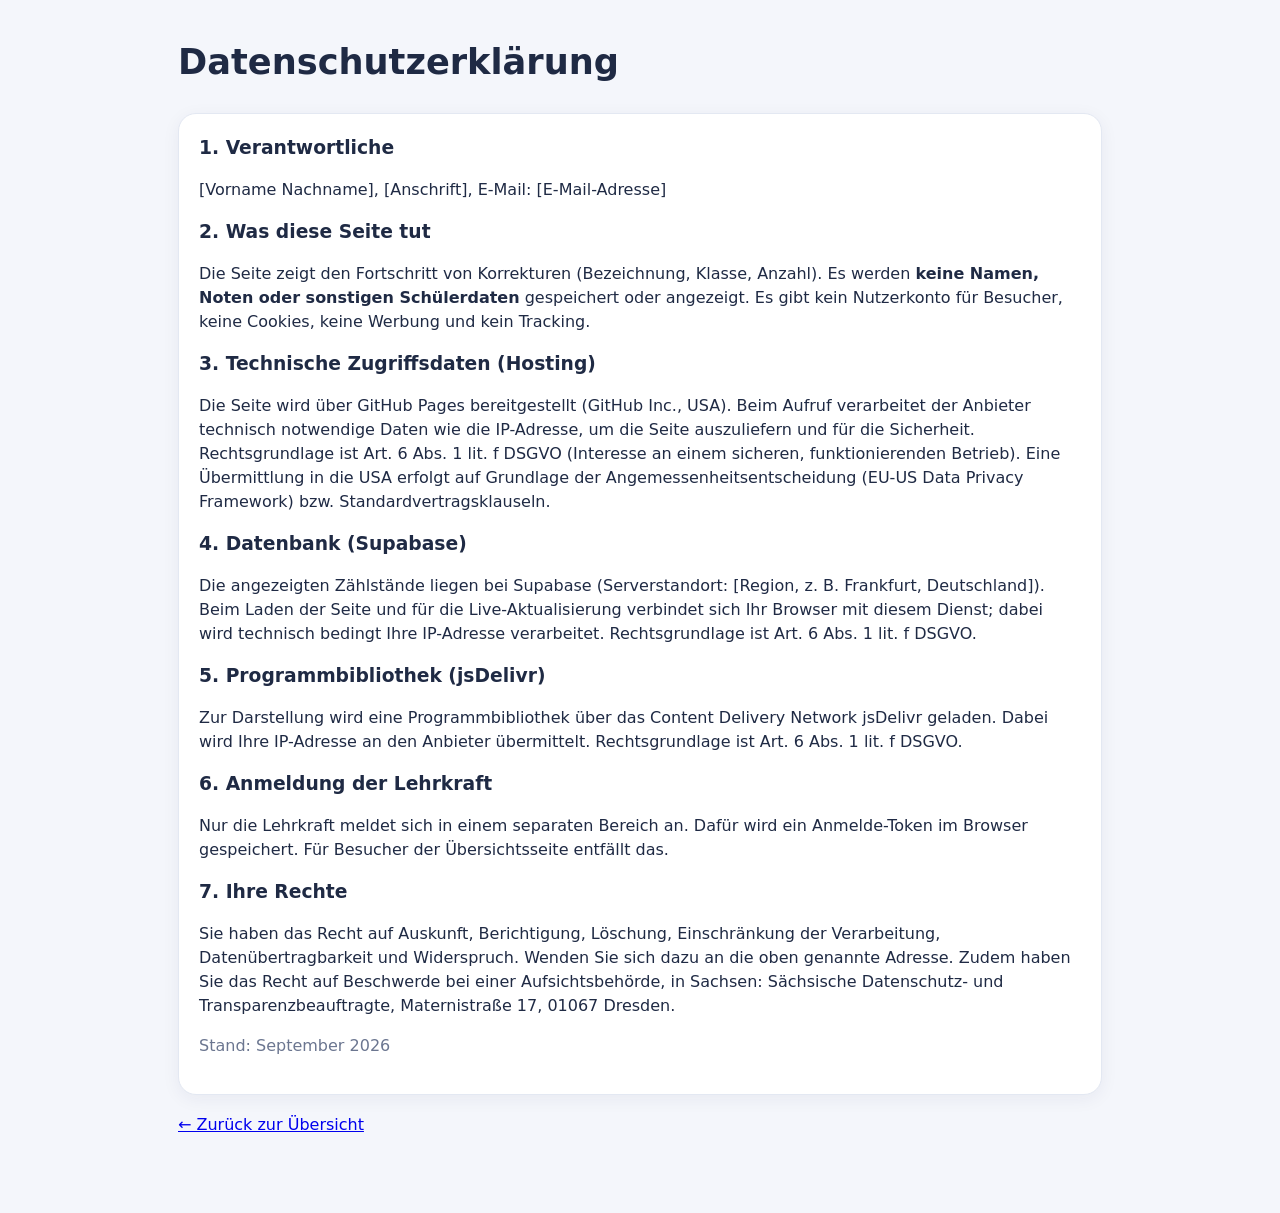
<file: Datenschutz.html>
<!doctype html>
<html lang="de">
<head>
  <meta charset="utf-8">
  <meta name="viewport" content="width=device-width, initial-scale=1">
  <title>Datenschutzerklärung</title>
  <link rel="stylesheet" href="style.css">
</head>
<body>
  <main class="container">
    <header class="topbar"><h1>Datenschutzerklärung</h1></header>
    <div class="card">
      <h3>1. Verantwortliche</h3>
      <p>[Vorname Nachname], [Anschrift], E-Mail: [E-Mail-Adresse]</p>

      <h3>2. Was diese Seite tut</h3>
      <p>Die Seite zeigt den Fortschritt von Korrekturen (Bezeichnung, Klasse, Anzahl). Es werden <strong>keine Namen, Noten oder sonstigen Schülerdaten</strong> gespeichert oder angezeigt. Es gibt kein Nutzerkonto für Besucher, keine Cookies, keine Werbung und kein Tracking.</p>

      <h3>3. Technische Zugriffsdaten (Hosting)</h3>
      <p>Die Seite wird über GitHub Pages bereitgestellt (GitHub Inc., USA). Beim Aufruf verarbeitet der Anbieter technisch notwendige Daten wie die IP-Adresse, um die Seite auszuliefern und für die Sicherheit. Rechtsgrundlage ist Art. 6 Abs. 1 lit. f DSGVO (Interesse an einem sicheren, funktionierenden Betrieb). Eine Übermittlung in die USA erfolgt auf Grundlage der Angemessenheitsentscheidung (EU-US Data Privacy Framework) bzw. Standardvertragsklauseln.</p>

      <h3>4. Datenbank (Supabase)</h3>
      <p>Die angezeigten Zählstände liegen bei Supabase (Serverstandort: [Region, z. B. Frankfurt, Deutschland]). Beim Laden der Seite und für die Live-Aktualisierung verbindet sich Ihr Browser mit diesem Dienst; dabei wird technisch bedingt Ihre IP-Adresse verarbeitet. Rechtsgrundlage ist Art. 6 Abs. 1 lit. f DSGVO.</p>

      <h3>5. Programmbibliothek (jsDelivr)</h3>
      <p>Zur Darstellung wird eine Programmbibliothek über das Content Delivery Network jsDelivr geladen. Dabei wird Ihre IP-Adresse an den Anbieter übermittelt. Rechtsgrundlage ist Art. 6 Abs. 1 lit. f DSGVO.</p>

      <h3>6. Anmeldung der Lehrkraft</h3>
      <p>Nur die Lehrkraft meldet sich in einem separaten Bereich an. Dafür wird ein Anmelde-Token im Browser gespeichert. Für Besucher der Übersichtsseite entfällt das.</p>

      <h3>7. Ihre Rechte</h3>
      <p>Sie haben das Recht auf Auskunft, Berichtigung, Löschung, Einschränkung der Verarbeitung, Datenübertragbarkeit und Widerspruch. Wenden Sie sich dazu an die oben genannte Adresse. Zudem haben Sie das Recht auf Beschwerde bei einer Aufsichtsbehörde, in Sachsen: Sächsische Datenschutz- und Transparenzbeauftragte, Maternistraße 17, 01067 Dresden.</p>

      <p class="muted">Stand: September 2026</p>
    </div>
    <p><a href="index.html">← Zurück zur Übersicht</a></p>
  </main>
</body>
</html>
</file>
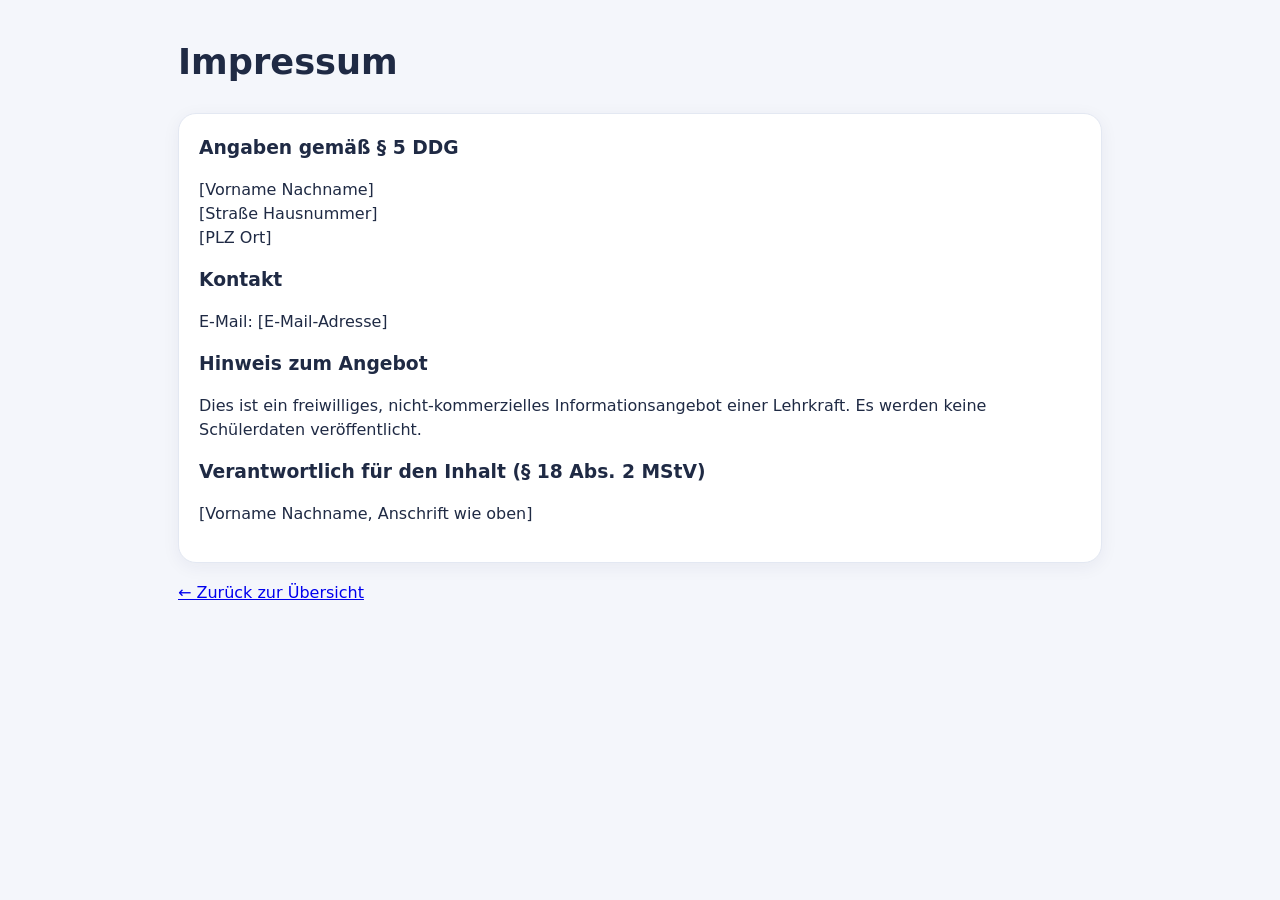
<file: Impressum.html>
<!doctype html>
<html lang="de">
<head>
  <meta charset="utf-8">
  <meta name="viewport" content="width=device-width, initial-scale=1">
  <title>Impressum</title>
  <link rel="stylesheet" href="style.css">
</head>
<body>
  <main class="container">
    <header class="topbar"><h1>Impressum</h1></header>
    <div class="card">
      <h3>Angaben gemäß § 5 DDG</h3>
      <p>[Vorname Nachname]<br>[Straße Hausnummer]<br>[PLZ Ort]</p>
      <h3>Kontakt</h3>
      <p>E-Mail: [E-Mail-Adresse]</p>
      <h3>Hinweis zum Angebot</h3>
      <p>Dies ist ein freiwilliges, nicht-kommerzielles Informationsangebot einer Lehrkraft. Es werden keine Schülerdaten veröffentlicht.</p>
      <h3>Verantwortlich für den Inhalt (§ 18 Abs. 2 MStV)</h3>
      <p>[Vorname Nachname, Anschrift wie oben]</p>
    </div>
    <p><a href="index.html">← Zurück zur Übersicht</a></p>
  </main>
</body>
</html>
</file>
<file: style.css>
:root {
  --bg: #f4f6fb; --card: #ffffff; --text: #1f2a44; --muted: #6b7690;
  --accent: #4f6bed; --accent2: #7c5cf0; --ok: #22a06b; --line: #e3e8f2;
}
@media (prefers-color-scheme: dark) {
  :root { --bg: #12162a; --card: #1b213a; --text: #eef1fb; --muted: #9aa5c4; --line: #2b3354; }
}
* { box-sizing: border-box; }
body { margin: 0; background: var(--bg); color: var(--text);
  font-family: system-ui, -apple-system, "Segoe UI", Roboto, sans-serif; line-height: 1.5; }
.container { max-width: 960px; margin: 0 auto; padding: 32px 18px 60px; }
.hidden { display: none !important; }
h1 { font-size: clamp(1.6rem, 4vw, 2.2rem); margin: 4px 0 8px; }
h2, h3 { margin: 0 0 8px; }
.eyebrow { text-transform: uppercase; letter-spacing: .08em; font-size: .75rem; font-weight: 700; color: var(--accent); margin: 0; }
.muted { color: var(--muted); }
.topbar { margin-bottom: 24px; }

.card { background: var(--card); border: 1px solid var(--line); border-radius: 18px;
  padding: 20px; margin-bottom: 18px; box-shadow: 0 4px 18px rgba(30, 40, 90, .06); }
.narrow { max-width: 420px; margin: 0 auto; }
.empty { text-align: center; padding: 40px 20px; color: var(--muted); }

.hero { background: linear-gradient(135deg, var(--accent), var(--accent2)); color: #fff;
  border-radius: 22px; padding: 26px; margin-bottom: 22px; box-shadow: 0 10px 30px rgba(79, 107, 237, .3); }
.hero .eyebrow, .hero .muted { color: rgba(255, 255, 255, .85); }
.hero .big { font-size: 2.6rem; font-weight: 800; }
.hero .big span { font-size: 1rem; font-weight: 500; opacity: .9; }
.hero .bar { background: rgba(255, 255, 255, .25); }
.hero .bar div { background: #fff; }

.grid { display: grid; grid-template-columns: repeat(auto-fill, minmax(260px, 1fr)); gap: 16px; }
.stack { margin: 0; position: relative; }
.stack h3 { font-size: 1.1rem; }
.stack.current { border: 2px solid var(--accent); }
.stack.finished { opacity: .7; }
.stack.finished .bar div { background: var(--ok); }
.tag { display: inline-block; font-size: .72rem; font-weight: 700; padding: 3px 10px; border-radius: 99px;
  background: var(--bg); color: var(--muted); margin-bottom: 8px; }
.current .tag { background: var(--accent); color: #fff; }
.finished .tag { background: var(--ok); color: #fff; }
.count { margin: 8px 0 0; }

.bar { height: 12px; background: var(--line); border-radius: 99px; overflow: hidden; margin: 12px 0 4px; }
.bar div { height: 100%; background: linear-gradient(90deg, var(--accent), var(--accent2));
  border-radius: 99px; transition: width .5s ease; }
.bar.small { height: 8px; }

label { display: block; font-weight: 600; font-size: .9rem; margin-bottom: 12px; }
input { display: block; width: 100%; margin-top: 4px; padding: 10px 12px; font-size: 1rem;
  border: 1px solid var(--line); border-radius: 10px; background: var(--bg); color: var(--text); }
.form-grid { display: grid; grid-template-columns: repeat(auto-fit, minmax(180px, 1fr)); gap: 12px; align-items: end; }
.form-grid label { margin: 0; }

button { font: inherit; font-weight: 600; border: 0; border-radius: 10px; padding: 10px 16px; cursor: pointer; }
button:disabled { opacity: .35; cursor: default; }
.primary { background: var(--accent); color: #fff; }
.secondary { background: var(--bg); color: var(--text); border: 1px solid var(--line); }
.danger { color: #d33; }
.small { padding: 8px 12px; }

.admin-row { display: flex; flex-wrap: wrap; gap: 12px; justify-content: space-between; align-items: center;
  padding: 14px 0; border-bottom: 1px solid var(--line); }
.admin-row:last-child { border-bottom: 0; }
.admin-info { flex: 1 1 220px; display: flex; flex-direction: column; }
.admin-actions { display: flex; flex-wrap: wrap; gap: 6px; }

footer { margin-top: 28px; text-align: center; font-size: .85rem; color: var(--muted); }

.mode { margin: 4px 0 0; font-size: .8rem; color: var(--muted); }
.modus { display: flex; gap: 16px; align-items: center; grid-column: 1 / -1; }
.radio { display: flex; align-items: center; gap: 6px; margin: 0; font-weight: 500; }
.radio input { width: auto; margin: 0; }
</file>
